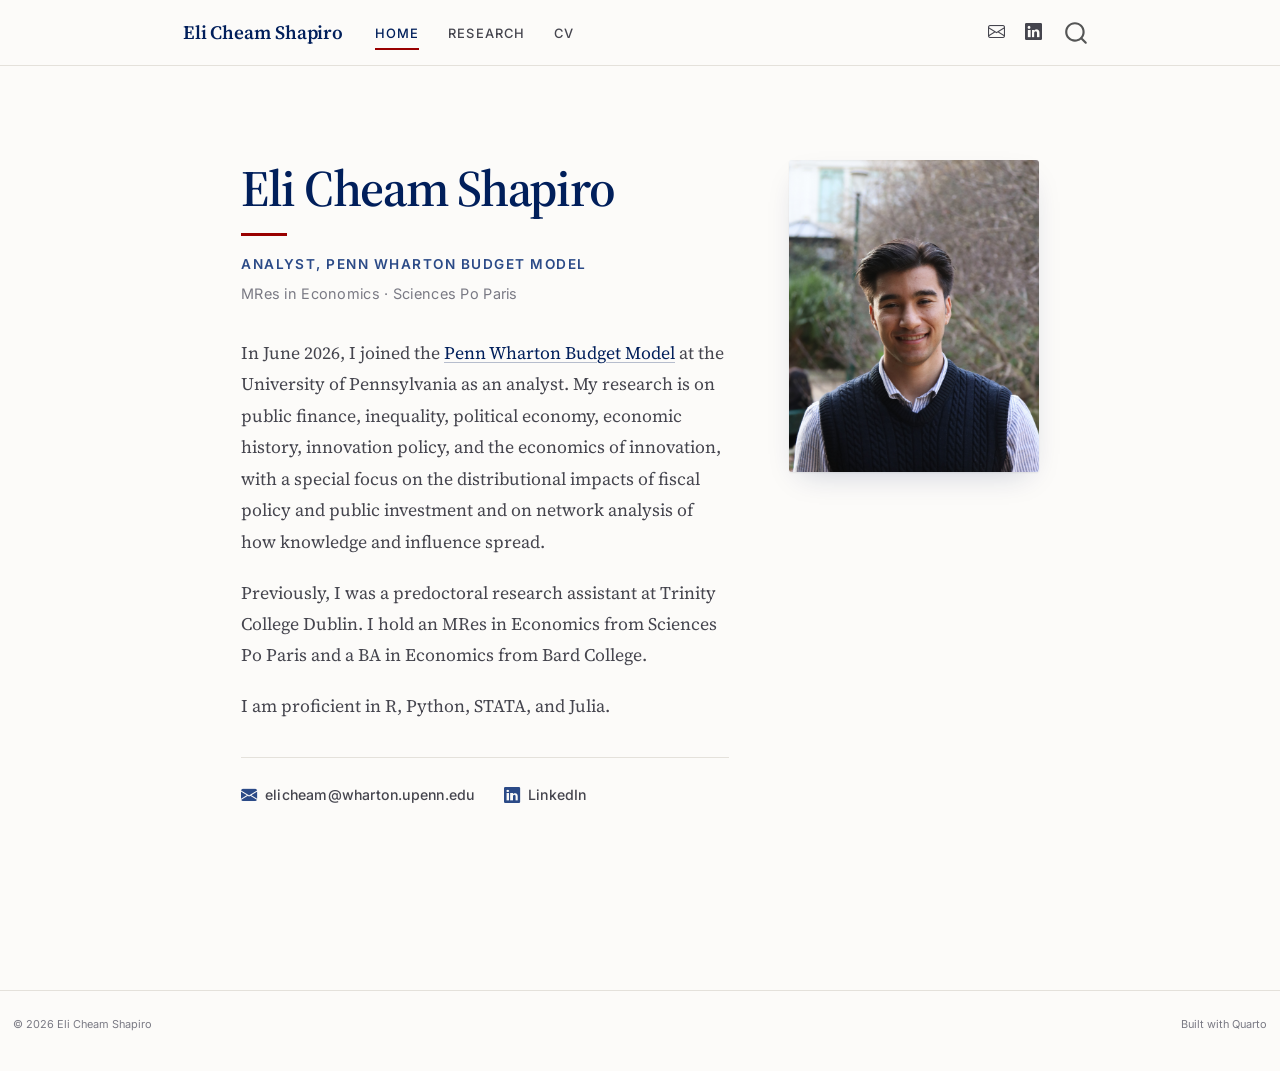
<file: docs/index.html>
<!DOCTYPE html>
<html xmlns="http://www.w3.org/1999/xhtml" lang="en" xml:lang="en"><head>

<meta charset="utf-8">
<meta name="generator" content="quarto-1.5.57">

<meta name="viewport" content="width=device-width, initial-scale=1.0, user-scalable=yes">


<title>Eli Cheam Shapiro</title>
<style>
code{white-space: pre-wrap;}
span.smallcaps{font-variant: small-caps;}
div.columns{display: flex; gap: min(4vw, 1.5em);}
div.column{flex: auto; overflow-x: auto;}
div.hanging-indent{margin-left: 1.5em; text-indent: -1.5em;}
ul.task-list{list-style: none;}
ul.task-list li input[type="checkbox"] {
  width: 0.8em;
  margin: 0 0.8em 0.2em -1em; /* quarto-specific, see https://github.com/quarto-dev/quarto-cli/issues/4556 */ 
  vertical-align: middle;
}
</style>


<script src="site_libs/quarto-nav/quarto-nav.js"></script>
<script src="site_libs/clipboard/clipboard.min.js"></script>
<script src="site_libs/quarto-search/autocomplete.umd.js"></script>
<script src="site_libs/quarto-search/fuse.min.js"></script>
<script src="site_libs/quarto-search/quarto-search.js"></script>
<meta name="quarto:offset" content="./">
<script src="site_libs/quarto-html/quarto.js"></script>
<script src="site_libs/quarto-html/popper.min.js"></script>
<script src="site_libs/quarto-html/tippy.umd.min.js"></script>
<link href="site_libs/quarto-html/tippy.css" rel="stylesheet">
<link href="site_libs/quarto-html/quarto-syntax-highlighting.css" rel="stylesheet" id="quarto-text-highlighting-styles">
<script src="site_libs/bootstrap/bootstrap.min.js"></script>
<link href="site_libs/bootstrap/bootstrap-icons.css" rel="stylesheet">
<link href="site_libs/bootstrap/bootstrap.min.css" rel="stylesheet" id="quarto-bootstrap" data-mode="light">
<script id="quarto-search-options" type="application/json">{
  "location": "navbar",
  "copy-button": false,
  "collapse-after": 3,
  "panel-placement": "end",
  "type": "overlay",
  "limit": 50,
  "keyboard-shortcut": [
    "f",
    "/",
    "s"
  ],
  "show-item-context": false,
  "language": {
    "search-no-results-text": "No results",
    "search-matching-documents-text": "matching documents",
    "search-copy-link-title": "Copy link to search",
    "search-hide-matches-text": "Hide additional matches",
    "search-more-match-text": "more match in this document",
    "search-more-matches-text": "more matches in this document",
    "search-clear-button-title": "Clear",
    "search-text-placeholder": "",
    "search-detached-cancel-button-title": "Cancel",
    "search-submit-button-title": "Submit",
    "search-label": "Search"
  }
}</script>
<link rel="preconnect" href="https://fonts.googleapis.com">
<link rel="preconnect" href="https://fonts.gstatic.com" crossorigin="">
<link href="https://fonts.googleapis.com/css2?family=Source+Serif+4:ital,opsz,wght@0,8..60,400;0,8..60,600;1,8..60,400&amp;family=Inter:wght@400;500;600&amp;display=swap" rel="stylesheet">


<link rel="stylesheet" href="styles.css">
</head>

<body class="nav-fixed fullcontent">

<div id="quarto-search-results"></div>
  <header id="quarto-header" class="headroom fixed-top">
    <nav class="navbar navbar-expand-lg " data-bs-theme="dark">
      <div class="navbar-container container-fluid">
      <div class="navbar-brand-container mx-auto">
    <a class="navbar-brand" href="./index.html">
    <span class="navbar-title">Eli Cheam Shapiro</span>
    </a>
  </div>
            <div id="quarto-search" class="" title="Search"></div>
          <button class="navbar-toggler" type="button" data-bs-toggle="collapse" data-bs-target="#navbarCollapse" aria-controls="navbarCollapse" role="menu" aria-expanded="false" aria-label="Toggle navigation" onclick="if (window.quartoToggleHeadroom) { window.quartoToggleHeadroom(); }">
  <span class="navbar-toggler-icon"></span>
</button>
          <div class="collapse navbar-collapse" id="navbarCollapse">
            <ul class="navbar-nav navbar-nav-scroll me-auto">
  <li class="nav-item">
    <a class="nav-link active" href="./index.html" aria-current="page"> 
<span class="menu-text">Home</span></a>
  </li>  
  <li class="nav-item">
    <a class="nav-link" href="./research.html"> 
<span class="menu-text">Research</span></a>
  </li>  
  <li class="nav-item">
    <a class="nav-link" href="./cv.html"> 
<span class="menu-text">CV</span></a>
  </li>  
</ul>
            <ul class="navbar-nav navbar-nav-scroll ms-auto">
  <li class="nav-item compact">
    <a class="nav-link" href="mailto:elicheam@wharton.upenn.edu"> <i class="bi bi-envelope" role="img" aria-label="Email">
</i> 
<span class="menu-text"></span></a>
  </li>  
  <li class="nav-item compact">
    <a class="nav-link" href="https://www.linkedin.com/in/eli-cheam-shapiro" target="_blank"> <i class="bi bi-linkedin" role="img" aria-label="LinkedIn">
</i> 
<span class="menu-text"></span></a>
  </li>  
</ul>
          </div> <!-- /navcollapse -->
            <div class="quarto-navbar-tools">
</div>
      </div> <!-- /container-fluid -->
    </nav>
</header>
<!-- content -->
<div id="quarto-content" class="quarto-container page-columns page-rows-contents page-layout-article page-navbar">
<!-- sidebar -->
<!-- margin-sidebar -->
    
<!-- main -->
<main class="content" id="quarto-document-content">




<div class="about-section">
  <div class="about-text">
    <h1 class="about-name">Eli Cheam Shapiro</h1>
    <p class="about-title">Analyst, Penn Wharton Budget Model</p>
    <p class="about-subtitle">MRes in Economics · Sciences Po Paris</p>

    <p class="about-bio">
      In June 2026, I joined the
      <a href="https://budgetmodel.wharton.upenn.edu/" target="_blank">Penn Wharton Budget Model</a>
      at the University of Pennsylvania as an analyst. My research is on public finance, inequality, political economy, economic history, innovation policy, and the economics of innovation, with a special focus on the distributional impacts of fiscal policy and public investment and on network analysis of how knowledge and influence spread.
    </p>

    <p class="about-bio">
      Previously, I was a predoctoral research assistant at Trinity College Dublin.
      I hold an MRes in Economics from Sciences Po Paris
      and a BA in Economics from Bard College.
    </p>

    <p class="about-bio">
      I am proficient in R, Python, STATA, and Julia.
    </p>

    <div class="about-links">
      <a href="mailto:elicheam@wharton.upenn.edu" class="about-link">
        <i class="bi bi-envelope-fill"></i> elicheam@wharton.upenn.edu
      </a>
      <a href="https://www.linkedin.com/in/eli-cheam-shapiro" target="_blank" class="about-link">
        <i class="bi bi-linkedin"></i> LinkedIn
      </a>
    </div>
  </div>

  <div class="about-photo">
    <img src="assets/photo.jpg" alt="Eli Cheam Shapiro" class="profile-photo">
  </div>
</div>



</main> <!-- /main -->
<script id="quarto-html-after-body" type="application/javascript">
window.document.addEventListener("DOMContentLoaded", function (event) {
  const toggleBodyColorMode = (bsSheetEl) => {
    const mode = bsSheetEl.getAttribute("data-mode");
    const bodyEl = window.document.querySelector("body");
    if (mode === "dark") {
      bodyEl.classList.add("quarto-dark");
      bodyEl.classList.remove("quarto-light");
    } else {
      bodyEl.classList.add("quarto-light");
      bodyEl.classList.remove("quarto-dark");
    }
  }
  const toggleBodyColorPrimary = () => {
    const bsSheetEl = window.document.querySelector("link#quarto-bootstrap");
    if (bsSheetEl) {
      toggleBodyColorMode(bsSheetEl);
    }
  }
  toggleBodyColorPrimary();  
  const isCodeAnnotation = (el) => {
    for (const clz of el.classList) {
      if (clz.startsWith('code-annotation-')) {                     
        return true;
      }
    }
    return false;
  }
  const onCopySuccess = function(e) {
    // button target
    const button = e.trigger;
    // don't keep focus
    button.blur();
    // flash "checked"
    button.classList.add('code-copy-button-checked');
    var currentTitle = button.getAttribute("title");
    button.setAttribute("title", "Copied!");
    let tooltip;
    if (window.bootstrap) {
      button.setAttribute("data-bs-toggle", "tooltip");
      button.setAttribute("data-bs-placement", "left");
      button.setAttribute("data-bs-title", "Copied!");
      tooltip = new bootstrap.Tooltip(button, 
        { trigger: "manual", 
          customClass: "code-copy-button-tooltip",
          offset: [0, -8]});
      tooltip.show();    
    }
    setTimeout(function() {
      if (tooltip) {
        tooltip.hide();
        button.removeAttribute("data-bs-title");
        button.removeAttribute("data-bs-toggle");
        button.removeAttribute("data-bs-placement");
      }
      button.setAttribute("title", currentTitle);
      button.classList.remove('code-copy-button-checked');
    }, 1000);
    // clear code selection
    e.clearSelection();
  }
  const getTextToCopy = function(trigger) {
      const codeEl = trigger.previousElementSibling.cloneNode(true);
      for (const childEl of codeEl.children) {
        if (isCodeAnnotation(childEl)) {
          childEl.remove();
        }
      }
      return codeEl.innerText;
  }
  const clipboard = new window.ClipboardJS('.code-copy-button:not([data-in-quarto-modal])', {
    text: getTextToCopy
  });
  clipboard.on('success', onCopySuccess);
  if (window.document.getElementById('quarto-embedded-source-code-modal')) {
    // For code content inside modals, clipBoardJS needs to be initialized with a container option
    // TODO: Check when it could be a function (https://github.com/zenorocha/clipboard.js/issues/860)
    const clipboardModal = new window.ClipboardJS('.code-copy-button[data-in-quarto-modal]', {
      text: getTextToCopy,
      container: window.document.getElementById('quarto-embedded-source-code-modal')
    });
    clipboardModal.on('success', onCopySuccess);
  }
    var localhostRegex = new RegExp(/^(?:http|https):\/\/localhost\:?[0-9]*\//);
    var mailtoRegex = new RegExp(/^mailto:/);
      var filterRegex = new RegExp('/' + window.location.host + '/');
    var isInternal = (href) => {
        return filterRegex.test(href) || localhostRegex.test(href) || mailtoRegex.test(href);
    }
    // Inspect non-navigation links and adorn them if external
 	var links = window.document.querySelectorAll('a[href]:not(.nav-link):not(.navbar-brand):not(.toc-action):not(.sidebar-link):not(.sidebar-item-toggle):not(.pagination-link):not(.no-external):not([aria-hidden]):not(.dropdown-item):not(.quarto-navigation-tool):not(.about-link)');
    for (var i=0; i<links.length; i++) {
      const link = links[i];
      if (!isInternal(link.href)) {
        // undo the damage that might have been done by quarto-nav.js in the case of
        // links that we want to consider external
        if (link.dataset.originalHref !== undefined) {
          link.href = link.dataset.originalHref;
        }
      }
    }
  function tippyHover(el, contentFn, onTriggerFn, onUntriggerFn) {
    const config = {
      allowHTML: true,
      maxWidth: 500,
      delay: 100,
      arrow: false,
      appendTo: function(el) {
          return el.parentElement;
      },
      interactive: true,
      interactiveBorder: 10,
      theme: 'quarto',
      placement: 'bottom-start',
    };
    if (contentFn) {
      config.content = contentFn;
    }
    if (onTriggerFn) {
      config.onTrigger = onTriggerFn;
    }
    if (onUntriggerFn) {
      config.onUntrigger = onUntriggerFn;
    }
    window.tippy(el, config); 
  }
  const noterefs = window.document.querySelectorAll('a[role="doc-noteref"]');
  for (var i=0; i<noterefs.length; i++) {
    const ref = noterefs[i];
    tippyHover(ref, function() {
      // use id or data attribute instead here
      let href = ref.getAttribute('data-footnote-href') || ref.getAttribute('href');
      try { href = new URL(href).hash; } catch {}
      const id = href.replace(/^#\/?/, "");
      const note = window.document.getElementById(id);
      if (note) {
        return note.innerHTML;
      } else {
        return "";
      }
    });
  }
  const xrefs = window.document.querySelectorAll('a.quarto-xref');
  const processXRef = (id, note) => {
    // Strip column container classes
    const stripColumnClz = (el) => {
      el.classList.remove("page-full", "page-columns");
      if (el.children) {
        for (const child of el.children) {
          stripColumnClz(child);
        }
      }
    }
    stripColumnClz(note)
    if (id === null || id.startsWith('sec-')) {
      // Special case sections, only their first couple elements
      const container = document.createElement("div");
      if (note.children && note.children.length > 2) {
        container.appendChild(note.children[0].cloneNode(true));
        for (let i = 1; i < note.children.length; i++) {
          const child = note.children[i];
          if (child.tagName === "P" && child.innerText === "") {
            continue;
          } else {
            container.appendChild(child.cloneNode(true));
            break;
          }
        }
        if (window.Quarto?.typesetMath) {
          window.Quarto.typesetMath(container);
        }
        return container.innerHTML
      } else {
        if (window.Quarto?.typesetMath) {
          window.Quarto.typesetMath(note);
        }
        return note.innerHTML;
      }
    } else {
      // Remove any anchor links if they are present
      const anchorLink = note.querySelector('a.anchorjs-link');
      if (anchorLink) {
        anchorLink.remove();
      }
      if (window.Quarto?.typesetMath) {
        window.Quarto.typesetMath(note);
      }
      // TODO in 1.5, we should make sure this works without a callout special case
      if (note.classList.contains("callout")) {
        return note.outerHTML;
      } else {
        return note.innerHTML;
      }
    }
  }
  for (var i=0; i<xrefs.length; i++) {
    const xref = xrefs[i];
    tippyHover(xref, undefined, function(instance) {
      instance.disable();
      let url = xref.getAttribute('href');
      let hash = undefined; 
      if (url.startsWith('#')) {
        hash = url;
      } else {
        try { hash = new URL(url).hash; } catch {}
      }
      if (hash) {
        const id = hash.replace(/^#\/?/, "");
        const note = window.document.getElementById(id);
        if (note !== null) {
          try {
            const html = processXRef(id, note.cloneNode(true));
            instance.setContent(html);
          } finally {
            instance.enable();
            instance.show();
          }
        } else {
          // See if we can fetch this
          fetch(url.split('#')[0])
          .then(res => res.text())
          .then(html => {
            const parser = new DOMParser();
            const htmlDoc = parser.parseFromString(html, "text/html");
            const note = htmlDoc.getElementById(id);
            if (note !== null) {
              const html = processXRef(id, note);
              instance.setContent(html);
            } 
          }).finally(() => {
            instance.enable();
            instance.show();
          });
        }
      } else {
        // See if we can fetch a full url (with no hash to target)
        // This is a special case and we should probably do some content thinning / targeting
        fetch(url)
        .then(res => res.text())
        .then(html => {
          const parser = new DOMParser();
          const htmlDoc = parser.parseFromString(html, "text/html");
          const note = htmlDoc.querySelector('main.content');
          if (note !== null) {
            // This should only happen for chapter cross references
            // (since there is no id in the URL)
            // remove the first header
            if (note.children.length > 0 && note.children[0].tagName === "HEADER") {
              note.children[0].remove();
            }
            const html = processXRef(null, note);
            instance.setContent(html);
          } 
        }).finally(() => {
          instance.enable();
          instance.show();
        });
      }
    }, function(instance) {
    });
  }
      let selectedAnnoteEl;
      const selectorForAnnotation = ( cell, annotation) => {
        let cellAttr = 'data-code-cell="' + cell + '"';
        let lineAttr = 'data-code-annotation="' +  annotation + '"';
        const selector = 'span[' + cellAttr + '][' + lineAttr + ']';
        return selector;
      }
      const selectCodeLines = (annoteEl) => {
        const doc = window.document;
        const targetCell = annoteEl.getAttribute("data-target-cell");
        const targetAnnotation = annoteEl.getAttribute("data-target-annotation");
        const annoteSpan = window.document.querySelector(selectorForAnnotation(targetCell, targetAnnotation));
        const lines = annoteSpan.getAttribute("data-code-lines").split(",");
        const lineIds = lines.map((line) => {
          return targetCell + "-" + line;
        })
        let top = null;
        let height = null;
        let parent = null;
        if (lineIds.length > 0) {
            //compute the position of the single el (top and bottom and make a div)
            const el = window.document.getElementById(lineIds[0]);
            top = el.offsetTop;
            height = el.offsetHeight;
            parent = el.parentElement.parentElement;
          if (lineIds.length > 1) {
            const lastEl = window.document.getElementById(lineIds[lineIds.length - 1]);
            const bottom = lastEl.offsetTop + lastEl.offsetHeight;
            height = bottom - top;
          }
          if (top !== null && height !== null && parent !== null) {
            // cook up a div (if necessary) and position it 
            let div = window.document.getElementById("code-annotation-line-highlight");
            if (div === null) {
              div = window.document.createElement("div");
              div.setAttribute("id", "code-annotation-line-highlight");
              div.style.position = 'absolute';
              parent.appendChild(div);
            }
            div.style.top = top - 2 + "px";
            div.style.height = height + 4 + "px";
            div.style.left = 0;
            let gutterDiv = window.document.getElementById("code-annotation-line-highlight-gutter");
            if (gutterDiv === null) {
              gutterDiv = window.document.createElement("div");
              gutterDiv.setAttribute("id", "code-annotation-line-highlight-gutter");
              gutterDiv.style.position = 'absolute';
              const codeCell = window.document.getElementById(targetCell);
              const gutter = codeCell.querySelector('.code-annotation-gutter');
              gutter.appendChild(gutterDiv);
            }
            gutterDiv.style.top = top - 2 + "px";
            gutterDiv.style.height = height + 4 + "px";
          }
          selectedAnnoteEl = annoteEl;
        }
      };
      const unselectCodeLines = () => {
        const elementsIds = ["code-annotation-line-highlight", "code-annotation-line-highlight-gutter"];
        elementsIds.forEach((elId) => {
          const div = window.document.getElementById(elId);
          if (div) {
            div.remove();
          }
        });
        selectedAnnoteEl = undefined;
      };
        // Handle positioning of the toggle
    window.addEventListener(
      "resize",
      throttle(() => {
        elRect = undefined;
        if (selectedAnnoteEl) {
          selectCodeLines(selectedAnnoteEl);
        }
      }, 10)
    );
    function throttle(fn, ms) {
    let throttle = false;
    let timer;
      return (...args) => {
        if(!throttle) { // first call gets through
            fn.apply(this, args);
            throttle = true;
        } else { // all the others get throttled
            if(timer) clearTimeout(timer); // cancel #2
            timer = setTimeout(() => {
              fn.apply(this, args);
              timer = throttle = false;
            }, ms);
        }
      };
    }
      // Attach click handler to the DT
      const annoteDls = window.document.querySelectorAll('dt[data-target-cell]');
      for (const annoteDlNode of annoteDls) {
        annoteDlNode.addEventListener('click', (event) => {
          const clickedEl = event.target;
          if (clickedEl !== selectedAnnoteEl) {
            unselectCodeLines();
            const activeEl = window.document.querySelector('dt[data-target-cell].code-annotation-active');
            if (activeEl) {
              activeEl.classList.remove('code-annotation-active');
            }
            selectCodeLines(clickedEl);
            clickedEl.classList.add('code-annotation-active');
          } else {
            // Unselect the line
            unselectCodeLines();
            clickedEl.classList.remove('code-annotation-active');
          }
        });
      }
  const findCites = (el) => {
    const parentEl = el.parentElement;
    if (parentEl) {
      const cites = parentEl.dataset.cites;
      if (cites) {
        return {
          el,
          cites: cites.split(' ')
        };
      } else {
        return findCites(el.parentElement)
      }
    } else {
      return undefined;
    }
  };
  var bibliorefs = window.document.querySelectorAll('a[role="doc-biblioref"]');
  for (var i=0; i<bibliorefs.length; i++) {
    const ref = bibliorefs[i];
    const citeInfo = findCites(ref);
    if (citeInfo) {
      tippyHover(citeInfo.el, function() {
        var popup = window.document.createElement('div');
        citeInfo.cites.forEach(function(cite) {
          var citeDiv = window.document.createElement('div');
          citeDiv.classList.add('hanging-indent');
          citeDiv.classList.add('csl-entry');
          var biblioDiv = window.document.getElementById('ref-' + cite);
          if (biblioDiv) {
            citeDiv.innerHTML = biblioDiv.innerHTML;
          }
          popup.appendChild(citeDiv);
        });
        return popup.innerHTML;
      });
    }
  }
});
</script>
</div> <!-- /content -->
<footer class="footer">
  <div class="nav-footer">
    <div class="nav-footer-left">
<p>© 2026 Eli Cheam Shapiro</p>
</div>   
    <div class="nav-footer-center">
      &nbsp;
    </div>
    <div class="nav-footer-right">
<p>Built with <a href="https://quarto.org">Quarto</a></p>
</div>
  </div>
</footer>




</body></html>
</file>
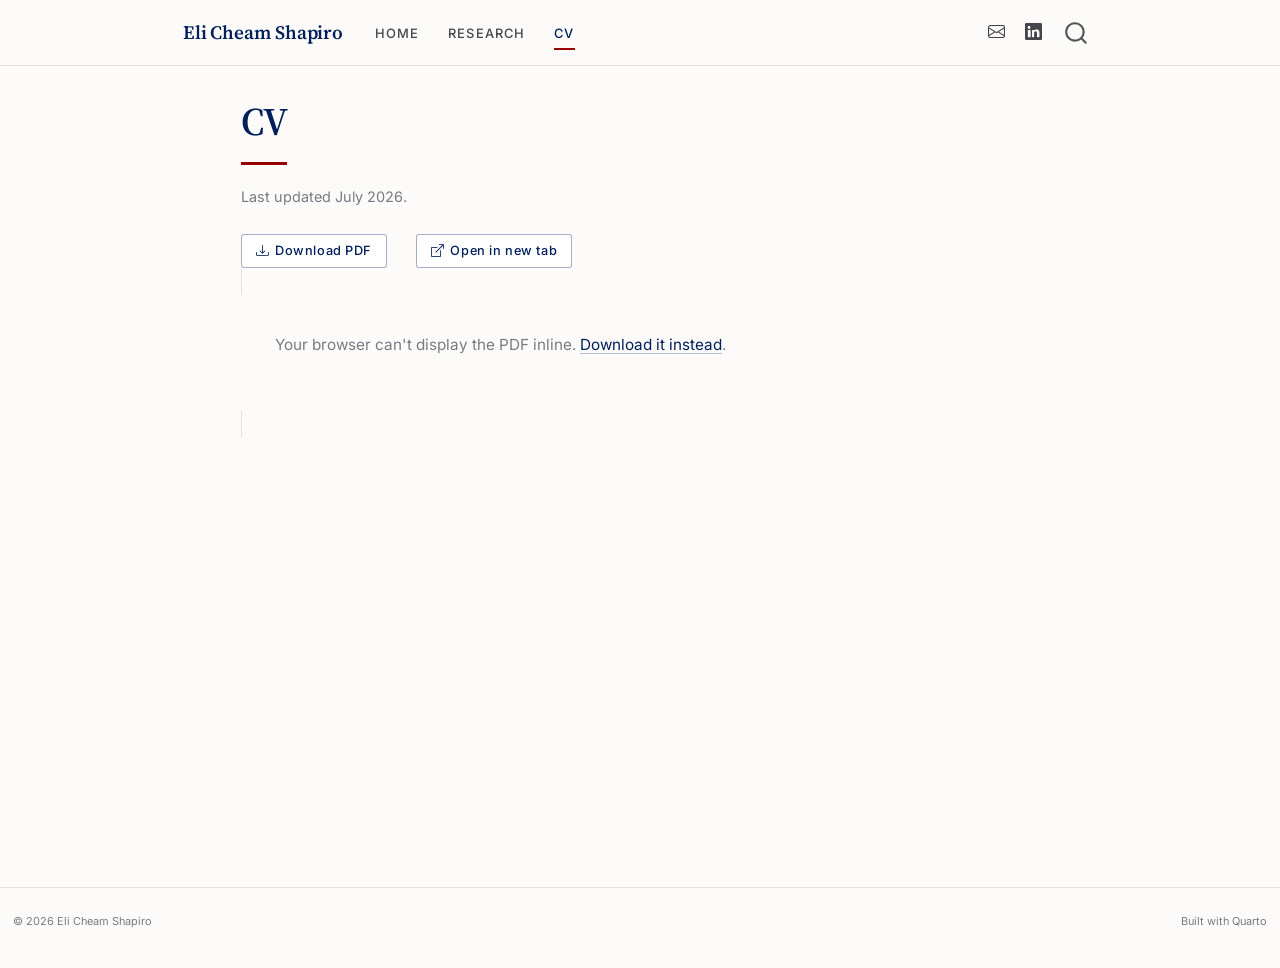
<file: docs/cv.html>
<!DOCTYPE html>
<html xmlns="http://www.w3.org/1999/xhtml" lang="en" xml:lang="en"><head>

<meta charset="utf-8">
<meta name="generator" content="quarto-1.5.57">

<meta name="viewport" content="width=device-width, initial-scale=1.0, user-scalable=yes">


<title>CV – Eli Cheam Shapiro</title>
<style>
code{white-space: pre-wrap;}
span.smallcaps{font-variant: small-caps;}
div.columns{display: flex; gap: min(4vw, 1.5em);}
div.column{flex: auto; overflow-x: auto;}
div.hanging-indent{margin-left: 1.5em; text-indent: -1.5em;}
ul.task-list{list-style: none;}
ul.task-list li input[type="checkbox"] {
  width: 0.8em;
  margin: 0 0.8em 0.2em -1em; /* quarto-specific, see https://github.com/quarto-dev/quarto-cli/issues/4556 */ 
  vertical-align: middle;
}
</style>


<script src="site_libs/quarto-nav/quarto-nav.js"></script>
<script src="site_libs/clipboard/clipboard.min.js"></script>
<script src="site_libs/quarto-search/autocomplete.umd.js"></script>
<script src="site_libs/quarto-search/fuse.min.js"></script>
<script src="site_libs/quarto-search/quarto-search.js"></script>
<meta name="quarto:offset" content="./">
<script src="site_libs/quarto-html/quarto.js"></script>
<script src="site_libs/quarto-html/popper.min.js"></script>
<script src="site_libs/quarto-html/tippy.umd.min.js"></script>
<link href="site_libs/quarto-html/tippy.css" rel="stylesheet">
<link href="site_libs/quarto-html/quarto-syntax-highlighting.css" rel="stylesheet" id="quarto-text-highlighting-styles">
<script src="site_libs/bootstrap/bootstrap.min.js"></script>
<link href="site_libs/bootstrap/bootstrap-icons.css" rel="stylesheet">
<link href="site_libs/bootstrap/bootstrap.min.css" rel="stylesheet" id="quarto-bootstrap" data-mode="light">
<script id="quarto-search-options" type="application/json">{
  "location": "navbar",
  "copy-button": false,
  "collapse-after": 3,
  "panel-placement": "end",
  "type": "overlay",
  "limit": 50,
  "keyboard-shortcut": [
    "f",
    "/",
    "s"
  ],
  "show-item-context": false,
  "language": {
    "search-no-results-text": "No results",
    "search-matching-documents-text": "matching documents",
    "search-copy-link-title": "Copy link to search",
    "search-hide-matches-text": "Hide additional matches",
    "search-more-match-text": "more match in this document",
    "search-more-matches-text": "more matches in this document",
    "search-clear-button-title": "Clear",
    "search-text-placeholder": "",
    "search-detached-cancel-button-title": "Cancel",
    "search-submit-button-title": "Submit",
    "search-label": "Search"
  }
}</script>
<link rel="preconnect" href="https://fonts.googleapis.com">
<link rel="preconnect" href="https://fonts.gstatic.com" crossorigin="">
<link href="https://fonts.googleapis.com/css2?family=Source+Serif+4:ital,opsz,wght@0,8..60,400;0,8..60,600;1,8..60,400&amp;family=Inter:wght@400;500;600&amp;display=swap" rel="stylesheet">


<link rel="stylesheet" href="styles.css">
</head>

<body class="nav-fixed fullcontent">

<div id="quarto-search-results"></div>
  <header id="quarto-header" class="headroom fixed-top">
    <nav class="navbar navbar-expand-lg " data-bs-theme="dark">
      <div class="navbar-container container-fluid">
      <div class="navbar-brand-container mx-auto">
    <a class="navbar-brand" href="./index.html">
    <span class="navbar-title">Eli Cheam Shapiro</span>
    </a>
  </div>
            <div id="quarto-search" class="" title="Search"></div>
          <button class="navbar-toggler" type="button" data-bs-toggle="collapse" data-bs-target="#navbarCollapse" aria-controls="navbarCollapse" role="menu" aria-expanded="false" aria-label="Toggle navigation" onclick="if (window.quartoToggleHeadroom) { window.quartoToggleHeadroom(); }">
  <span class="navbar-toggler-icon"></span>
</button>
          <div class="collapse navbar-collapse" id="navbarCollapse">
            <ul class="navbar-nav navbar-nav-scroll me-auto">
  <li class="nav-item">
    <a class="nav-link" href="./index.html"> 
<span class="menu-text">Home</span></a>
  </li>  
  <li class="nav-item">
    <a class="nav-link" href="./research.html"> 
<span class="menu-text">Research</span></a>
  </li>  
  <li class="nav-item">
    <a class="nav-link active" href="./cv.html" aria-current="page"> 
<span class="menu-text">CV</span></a>
  </li>  
</ul>
            <ul class="navbar-nav navbar-nav-scroll ms-auto">
  <li class="nav-item compact">
    <a class="nav-link" href="mailto:elicheam@wharton.upenn.edu"> <i class="bi bi-envelope" role="img" aria-label="Email">
</i> 
<span class="menu-text"></span></a>
  </li>  
  <li class="nav-item compact">
    <a class="nav-link" href="https://www.linkedin.com/in/eli-cheam-shapiro" target="_blank"> <i class="bi bi-linkedin" role="img" aria-label="LinkedIn">
</i> 
<span class="menu-text"></span></a>
  </li>  
</ul>
          </div> <!-- /navcollapse -->
            <div class="quarto-navbar-tools">
</div>
      </div> <!-- /container-fluid -->
    </nav>
</header>
<!-- content -->
<div id="quarto-content" class="quarto-container page-columns page-rows-contents page-layout-article page-navbar">
<!-- sidebar -->
<!-- margin-sidebar -->
    
<!-- main -->
<main class="content" id="quarto-document-content">

<header id="title-block-header" class="quarto-title-block default">
<div class="quarto-title">
<h1 class="title">CV</h1>
</div>



<div class="quarto-title-meta">

    
  
    
  </div>
  


</header>


<p class="section-note" style="margin-top:-1rem;">
  Last updated July 2026.
</p>

<div class="about-links" style="margin-top:1.4rem; padding-top:0; border-top:none;">
  <a href="assets/cv.pdf" class="paper-btn" download="">
    <i class="bi bi-download"></i> Download PDF
  </a>
  <a href="assets/cv.pdf" class="paper-btn" target="_blank" rel="noopener">
    <i class="bi bi-box-arrow-up-right"></i> Open in new tab
  </a>
</div>

<object class="cv-embed" data="assets/cv.pdf" type="application/pdf">
  <p style="padding:2rem; color:var(--ink-faint); font-family:var(--sans); font-size:0.9rem;">
    Your browser can't display the PDF inline.
    <a href="assets/cv.pdf" download="">Download it instead</a>.
  </p>
</object>



</main> <!-- /main -->
<script id="quarto-html-after-body" type="application/javascript">
window.document.addEventListener("DOMContentLoaded", function (event) {
  const toggleBodyColorMode = (bsSheetEl) => {
    const mode = bsSheetEl.getAttribute("data-mode");
    const bodyEl = window.document.querySelector("body");
    if (mode === "dark") {
      bodyEl.classList.add("quarto-dark");
      bodyEl.classList.remove("quarto-light");
    } else {
      bodyEl.classList.add("quarto-light");
      bodyEl.classList.remove("quarto-dark");
    }
  }
  const toggleBodyColorPrimary = () => {
    const bsSheetEl = window.document.querySelector("link#quarto-bootstrap");
    if (bsSheetEl) {
      toggleBodyColorMode(bsSheetEl);
    }
  }
  toggleBodyColorPrimary();  
  const isCodeAnnotation = (el) => {
    for (const clz of el.classList) {
      if (clz.startsWith('code-annotation-')) {                     
        return true;
      }
    }
    return false;
  }
  const onCopySuccess = function(e) {
    // button target
    const button = e.trigger;
    // don't keep focus
    button.blur();
    // flash "checked"
    button.classList.add('code-copy-button-checked');
    var currentTitle = button.getAttribute("title");
    button.setAttribute("title", "Copied!");
    let tooltip;
    if (window.bootstrap) {
      button.setAttribute("data-bs-toggle", "tooltip");
      button.setAttribute("data-bs-placement", "left");
      button.setAttribute("data-bs-title", "Copied!");
      tooltip = new bootstrap.Tooltip(button, 
        { trigger: "manual", 
          customClass: "code-copy-button-tooltip",
          offset: [0, -8]});
      tooltip.show();    
    }
    setTimeout(function() {
      if (tooltip) {
        tooltip.hide();
        button.removeAttribute("data-bs-title");
        button.removeAttribute("data-bs-toggle");
        button.removeAttribute("data-bs-placement");
      }
      button.setAttribute("title", currentTitle);
      button.classList.remove('code-copy-button-checked');
    }, 1000);
    // clear code selection
    e.clearSelection();
  }
  const getTextToCopy = function(trigger) {
      const codeEl = trigger.previousElementSibling.cloneNode(true);
      for (const childEl of codeEl.children) {
        if (isCodeAnnotation(childEl)) {
          childEl.remove();
        }
      }
      return codeEl.innerText;
  }
  const clipboard = new window.ClipboardJS('.code-copy-button:not([data-in-quarto-modal])', {
    text: getTextToCopy
  });
  clipboard.on('success', onCopySuccess);
  if (window.document.getElementById('quarto-embedded-source-code-modal')) {
    // For code content inside modals, clipBoardJS needs to be initialized with a container option
    // TODO: Check when it could be a function (https://github.com/zenorocha/clipboard.js/issues/860)
    const clipboardModal = new window.ClipboardJS('.code-copy-button[data-in-quarto-modal]', {
      text: getTextToCopy,
      container: window.document.getElementById('quarto-embedded-source-code-modal')
    });
    clipboardModal.on('success', onCopySuccess);
  }
    var localhostRegex = new RegExp(/^(?:http|https):\/\/localhost\:?[0-9]*\//);
    var mailtoRegex = new RegExp(/^mailto:/);
      var filterRegex = new RegExp('/' + window.location.host + '/');
    var isInternal = (href) => {
        return filterRegex.test(href) || localhostRegex.test(href) || mailtoRegex.test(href);
    }
    // Inspect non-navigation links and adorn them if external
 	var links = window.document.querySelectorAll('a[href]:not(.nav-link):not(.navbar-brand):not(.toc-action):not(.sidebar-link):not(.sidebar-item-toggle):not(.pagination-link):not(.no-external):not([aria-hidden]):not(.dropdown-item):not(.quarto-navigation-tool):not(.about-link)');
    for (var i=0; i<links.length; i++) {
      const link = links[i];
      if (!isInternal(link.href)) {
        // undo the damage that might have been done by quarto-nav.js in the case of
        // links that we want to consider external
        if (link.dataset.originalHref !== undefined) {
          link.href = link.dataset.originalHref;
        }
      }
    }
  function tippyHover(el, contentFn, onTriggerFn, onUntriggerFn) {
    const config = {
      allowHTML: true,
      maxWidth: 500,
      delay: 100,
      arrow: false,
      appendTo: function(el) {
          return el.parentElement;
      },
      interactive: true,
      interactiveBorder: 10,
      theme: 'quarto',
      placement: 'bottom-start',
    };
    if (contentFn) {
      config.content = contentFn;
    }
    if (onTriggerFn) {
      config.onTrigger = onTriggerFn;
    }
    if (onUntriggerFn) {
      config.onUntrigger = onUntriggerFn;
    }
    window.tippy(el, config); 
  }
  const noterefs = window.document.querySelectorAll('a[role="doc-noteref"]');
  for (var i=0; i<noterefs.length; i++) {
    const ref = noterefs[i];
    tippyHover(ref, function() {
      // use id or data attribute instead here
      let href = ref.getAttribute('data-footnote-href') || ref.getAttribute('href');
      try { href = new URL(href).hash; } catch {}
      const id = href.replace(/^#\/?/, "");
      const note = window.document.getElementById(id);
      if (note) {
        return note.innerHTML;
      } else {
        return "";
      }
    });
  }
  const xrefs = window.document.querySelectorAll('a.quarto-xref');
  const processXRef = (id, note) => {
    // Strip column container classes
    const stripColumnClz = (el) => {
      el.classList.remove("page-full", "page-columns");
      if (el.children) {
        for (const child of el.children) {
          stripColumnClz(child);
        }
      }
    }
    stripColumnClz(note)
    if (id === null || id.startsWith('sec-')) {
      // Special case sections, only their first couple elements
      const container = document.createElement("div");
      if (note.children && note.children.length > 2) {
        container.appendChild(note.children[0].cloneNode(true));
        for (let i = 1; i < note.children.length; i++) {
          const child = note.children[i];
          if (child.tagName === "P" && child.innerText === "") {
            continue;
          } else {
            container.appendChild(child.cloneNode(true));
            break;
          }
        }
        if (window.Quarto?.typesetMath) {
          window.Quarto.typesetMath(container);
        }
        return container.innerHTML
      } else {
        if (window.Quarto?.typesetMath) {
          window.Quarto.typesetMath(note);
        }
        return note.innerHTML;
      }
    } else {
      // Remove any anchor links if they are present
      const anchorLink = note.querySelector('a.anchorjs-link');
      if (anchorLink) {
        anchorLink.remove();
      }
      if (window.Quarto?.typesetMath) {
        window.Quarto.typesetMath(note);
      }
      // TODO in 1.5, we should make sure this works without a callout special case
      if (note.classList.contains("callout")) {
        return note.outerHTML;
      } else {
        return note.innerHTML;
      }
    }
  }
  for (var i=0; i<xrefs.length; i++) {
    const xref = xrefs[i];
    tippyHover(xref, undefined, function(instance) {
      instance.disable();
      let url = xref.getAttribute('href');
      let hash = undefined; 
      if (url.startsWith('#')) {
        hash = url;
      } else {
        try { hash = new URL(url).hash; } catch {}
      }
      if (hash) {
        const id = hash.replace(/^#\/?/, "");
        const note = window.document.getElementById(id);
        if (note !== null) {
          try {
            const html = processXRef(id, note.cloneNode(true));
            instance.setContent(html);
          } finally {
            instance.enable();
            instance.show();
          }
        } else {
          // See if we can fetch this
          fetch(url.split('#')[0])
          .then(res => res.text())
          .then(html => {
            const parser = new DOMParser();
            const htmlDoc = parser.parseFromString(html, "text/html");
            const note = htmlDoc.getElementById(id);
            if (note !== null) {
              const html = processXRef(id, note);
              instance.setContent(html);
            } 
          }).finally(() => {
            instance.enable();
            instance.show();
          });
        }
      } else {
        // See if we can fetch a full url (with no hash to target)
        // This is a special case and we should probably do some content thinning / targeting
        fetch(url)
        .then(res => res.text())
        .then(html => {
          const parser = new DOMParser();
          const htmlDoc = parser.parseFromString(html, "text/html");
          const note = htmlDoc.querySelector('main.content');
          if (note !== null) {
            // This should only happen for chapter cross references
            // (since there is no id in the URL)
            // remove the first header
            if (note.children.length > 0 && note.children[0].tagName === "HEADER") {
              note.children[0].remove();
            }
            const html = processXRef(null, note);
            instance.setContent(html);
          } 
        }).finally(() => {
          instance.enable();
          instance.show();
        });
      }
    }, function(instance) {
    });
  }
      let selectedAnnoteEl;
      const selectorForAnnotation = ( cell, annotation) => {
        let cellAttr = 'data-code-cell="' + cell + '"';
        let lineAttr = 'data-code-annotation="' +  annotation + '"';
        const selector = 'span[' + cellAttr + '][' + lineAttr + ']';
        return selector;
      }
      const selectCodeLines = (annoteEl) => {
        const doc = window.document;
        const targetCell = annoteEl.getAttribute("data-target-cell");
        const targetAnnotation = annoteEl.getAttribute("data-target-annotation");
        const annoteSpan = window.document.querySelector(selectorForAnnotation(targetCell, targetAnnotation));
        const lines = annoteSpan.getAttribute("data-code-lines").split(",");
        const lineIds = lines.map((line) => {
          return targetCell + "-" + line;
        })
        let top = null;
        let height = null;
        let parent = null;
        if (lineIds.length > 0) {
            //compute the position of the single el (top and bottom and make a div)
            const el = window.document.getElementById(lineIds[0]);
            top = el.offsetTop;
            height = el.offsetHeight;
            parent = el.parentElement.parentElement;
          if (lineIds.length > 1) {
            const lastEl = window.document.getElementById(lineIds[lineIds.length - 1]);
            const bottom = lastEl.offsetTop + lastEl.offsetHeight;
            height = bottom - top;
          }
          if (top !== null && height !== null && parent !== null) {
            // cook up a div (if necessary) and position it 
            let div = window.document.getElementById("code-annotation-line-highlight");
            if (div === null) {
              div = window.document.createElement("div");
              div.setAttribute("id", "code-annotation-line-highlight");
              div.style.position = 'absolute';
              parent.appendChild(div);
            }
            div.style.top = top - 2 + "px";
            div.style.height = height + 4 + "px";
            div.style.left = 0;
            let gutterDiv = window.document.getElementById("code-annotation-line-highlight-gutter");
            if (gutterDiv === null) {
              gutterDiv = window.document.createElement("div");
              gutterDiv.setAttribute("id", "code-annotation-line-highlight-gutter");
              gutterDiv.style.position = 'absolute';
              const codeCell = window.document.getElementById(targetCell);
              const gutter = codeCell.querySelector('.code-annotation-gutter');
              gutter.appendChild(gutterDiv);
            }
            gutterDiv.style.top = top - 2 + "px";
            gutterDiv.style.height = height + 4 + "px";
          }
          selectedAnnoteEl = annoteEl;
        }
      };
      const unselectCodeLines = () => {
        const elementsIds = ["code-annotation-line-highlight", "code-annotation-line-highlight-gutter"];
        elementsIds.forEach((elId) => {
          const div = window.document.getElementById(elId);
          if (div) {
            div.remove();
          }
        });
        selectedAnnoteEl = undefined;
      };
        // Handle positioning of the toggle
    window.addEventListener(
      "resize",
      throttle(() => {
        elRect = undefined;
        if (selectedAnnoteEl) {
          selectCodeLines(selectedAnnoteEl);
        }
      }, 10)
    );
    function throttle(fn, ms) {
    let throttle = false;
    let timer;
      return (...args) => {
        if(!throttle) { // first call gets through
            fn.apply(this, args);
            throttle = true;
        } else { // all the others get throttled
            if(timer) clearTimeout(timer); // cancel #2
            timer = setTimeout(() => {
              fn.apply(this, args);
              timer = throttle = false;
            }, ms);
        }
      };
    }
      // Attach click handler to the DT
      const annoteDls = window.document.querySelectorAll('dt[data-target-cell]');
      for (const annoteDlNode of annoteDls) {
        annoteDlNode.addEventListener('click', (event) => {
          const clickedEl = event.target;
          if (clickedEl !== selectedAnnoteEl) {
            unselectCodeLines();
            const activeEl = window.document.querySelector('dt[data-target-cell].code-annotation-active');
            if (activeEl) {
              activeEl.classList.remove('code-annotation-active');
            }
            selectCodeLines(clickedEl);
            clickedEl.classList.add('code-annotation-active');
          } else {
            // Unselect the line
            unselectCodeLines();
            clickedEl.classList.remove('code-annotation-active');
          }
        });
      }
  const findCites = (el) => {
    const parentEl = el.parentElement;
    if (parentEl) {
      const cites = parentEl.dataset.cites;
      if (cites) {
        return {
          el,
          cites: cites.split(' ')
        };
      } else {
        return findCites(el.parentElement)
      }
    } else {
      return undefined;
    }
  };
  var bibliorefs = window.document.querySelectorAll('a[role="doc-biblioref"]');
  for (var i=0; i<bibliorefs.length; i++) {
    const ref = bibliorefs[i];
    const citeInfo = findCites(ref);
    if (citeInfo) {
      tippyHover(citeInfo.el, function() {
        var popup = window.document.createElement('div');
        citeInfo.cites.forEach(function(cite) {
          var citeDiv = window.document.createElement('div');
          citeDiv.classList.add('hanging-indent');
          citeDiv.classList.add('csl-entry');
          var biblioDiv = window.document.getElementById('ref-' + cite);
          if (biblioDiv) {
            citeDiv.innerHTML = biblioDiv.innerHTML;
          }
          popup.appendChild(citeDiv);
        });
        return popup.innerHTML;
      });
    }
  }
});
</script>
</div> <!-- /content -->
<footer class="footer">
  <div class="nav-footer">
    <div class="nav-footer-left">
<p>© 2026 Eli Cheam Shapiro</p>
</div>   
    <div class="nav-footer-center">
      &nbsp;
    </div>
    <div class="nav-footer-right">
<p>Built with <a href="https://quarto.org">Quarto</a></p>
</div>
  </div>
</footer>




</body></html>
</file>
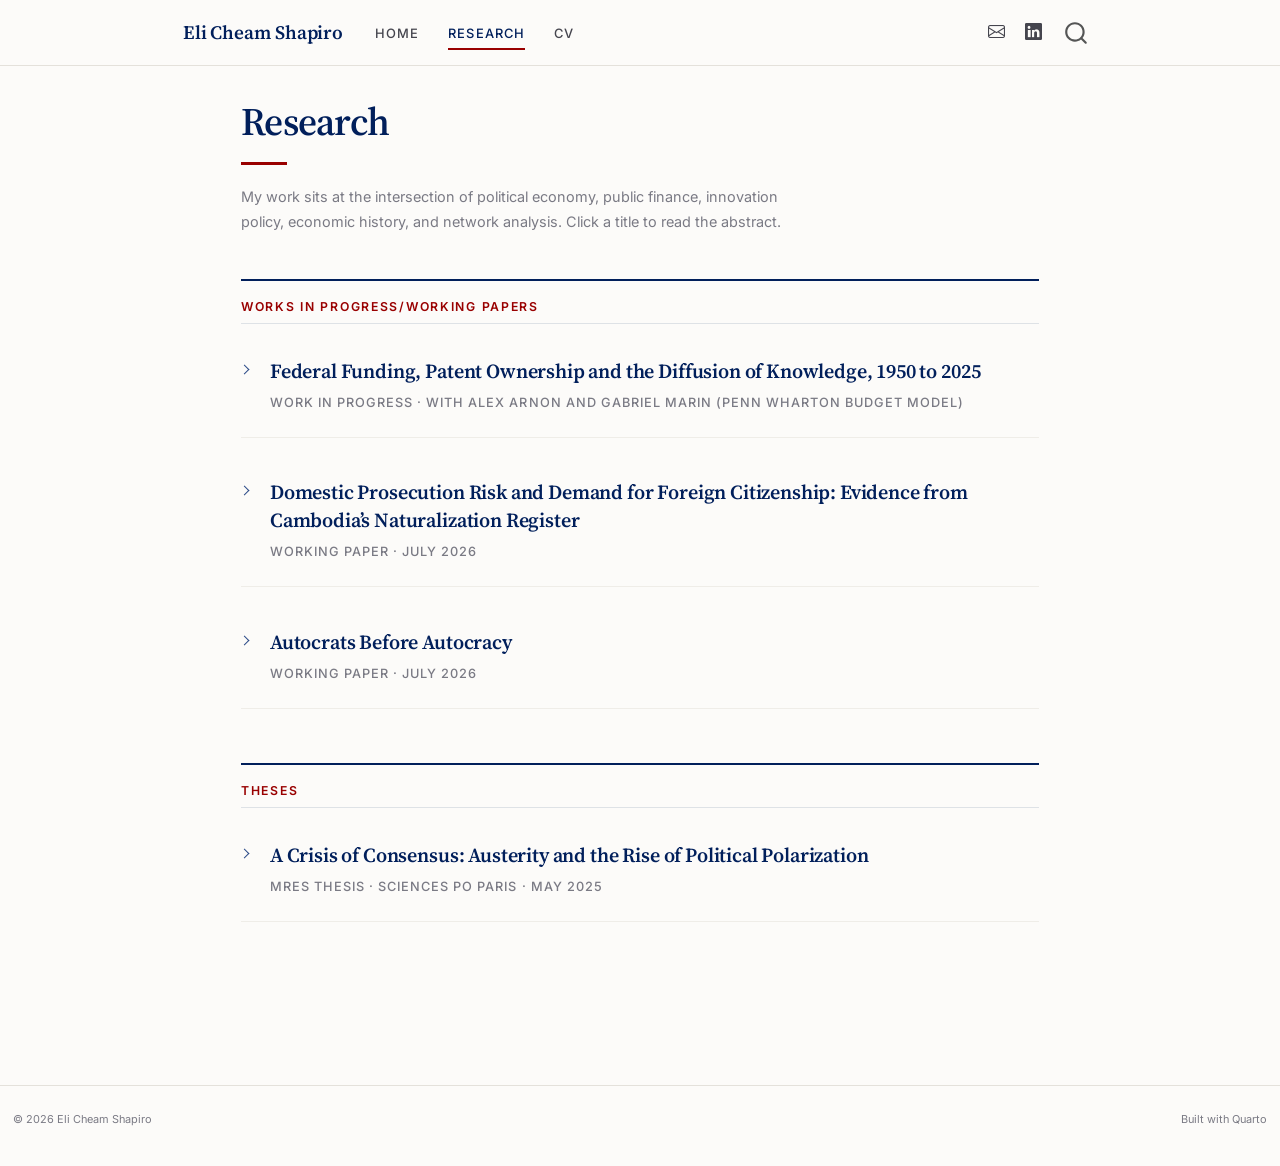
<file: docs/research.html>
<!DOCTYPE html>
<html xmlns="http://www.w3.org/1999/xhtml" lang="en" xml:lang="en"><head>

<meta charset="utf-8">
<meta name="generator" content="quarto-1.5.57">

<meta name="viewport" content="width=device-width, initial-scale=1.0, user-scalable=yes">


<title>Research – Eli Cheam Shapiro</title>
<style>
code{white-space: pre-wrap;}
span.smallcaps{font-variant: small-caps;}
div.columns{display: flex; gap: min(4vw, 1.5em);}
div.column{flex: auto; overflow-x: auto;}
div.hanging-indent{margin-left: 1.5em; text-indent: -1.5em;}
ul.task-list{list-style: none;}
ul.task-list li input[type="checkbox"] {
  width: 0.8em;
  margin: 0 0.8em 0.2em -1em; /* quarto-specific, see https://github.com/quarto-dev/quarto-cli/issues/4556 */ 
  vertical-align: middle;
}
</style>


<script src="site_libs/quarto-nav/quarto-nav.js"></script>
<script src="site_libs/clipboard/clipboard.min.js"></script>
<script src="site_libs/quarto-search/autocomplete.umd.js"></script>
<script src="site_libs/quarto-search/fuse.min.js"></script>
<script src="site_libs/quarto-search/quarto-search.js"></script>
<meta name="quarto:offset" content="./">
<script src="site_libs/quarto-html/quarto.js"></script>
<script src="site_libs/quarto-html/popper.min.js"></script>
<script src="site_libs/quarto-html/tippy.umd.min.js"></script>
<link href="site_libs/quarto-html/tippy.css" rel="stylesheet">
<link href="site_libs/quarto-html/quarto-syntax-highlighting.css" rel="stylesheet" id="quarto-text-highlighting-styles">
<script src="site_libs/bootstrap/bootstrap.min.js"></script>
<link href="site_libs/bootstrap/bootstrap-icons.css" rel="stylesheet">
<link href="site_libs/bootstrap/bootstrap.min.css" rel="stylesheet" id="quarto-bootstrap" data-mode="light">
<script id="quarto-search-options" type="application/json">{
  "location": "navbar",
  "copy-button": false,
  "collapse-after": 3,
  "panel-placement": "end",
  "type": "overlay",
  "limit": 50,
  "keyboard-shortcut": [
    "f",
    "/",
    "s"
  ],
  "show-item-context": false,
  "language": {
    "search-no-results-text": "No results",
    "search-matching-documents-text": "matching documents",
    "search-copy-link-title": "Copy link to search",
    "search-hide-matches-text": "Hide additional matches",
    "search-more-match-text": "more match in this document",
    "search-more-matches-text": "more matches in this document",
    "search-clear-button-title": "Clear",
    "search-text-placeholder": "",
    "search-detached-cancel-button-title": "Cancel",
    "search-submit-button-title": "Submit",
    "search-label": "Search"
  }
}</script>
<link rel="preconnect" href="https://fonts.googleapis.com">
<link rel="preconnect" href="https://fonts.gstatic.com" crossorigin="">
<link href="https://fonts.googleapis.com/css2?family=Source+Serif+4:ital,opsz,wght@0,8..60,400;0,8..60,600;1,8..60,400&amp;family=Inter:wght@400;500;600&amp;display=swap" rel="stylesheet">


<link rel="stylesheet" href="styles.css">
</head>

<body class="nav-fixed fullcontent">

<div id="quarto-search-results"></div>
  <header id="quarto-header" class="headroom fixed-top">
    <nav class="navbar navbar-expand-lg " data-bs-theme="dark">
      <div class="navbar-container container-fluid">
      <div class="navbar-brand-container mx-auto">
    <a class="navbar-brand" href="./index.html">
    <span class="navbar-title">Eli Cheam Shapiro</span>
    </a>
  </div>
            <div id="quarto-search" class="" title="Search"></div>
          <button class="navbar-toggler" type="button" data-bs-toggle="collapse" data-bs-target="#navbarCollapse" aria-controls="navbarCollapse" role="menu" aria-expanded="false" aria-label="Toggle navigation" onclick="if (window.quartoToggleHeadroom) { window.quartoToggleHeadroom(); }">
  <span class="navbar-toggler-icon"></span>
</button>
          <div class="collapse navbar-collapse" id="navbarCollapse">
            <ul class="navbar-nav navbar-nav-scroll me-auto">
  <li class="nav-item">
    <a class="nav-link" href="./index.html"> 
<span class="menu-text">Home</span></a>
  </li>  
  <li class="nav-item">
    <a class="nav-link active" href="./research.html" aria-current="page"> 
<span class="menu-text">Research</span></a>
  </li>  
  <li class="nav-item">
    <a class="nav-link" href="./cv.html"> 
<span class="menu-text">CV</span></a>
  </li>  
</ul>
            <ul class="navbar-nav navbar-nav-scroll ms-auto">
  <li class="nav-item compact">
    <a class="nav-link" href="mailto:elicheam@wharton.upenn.edu"> <i class="bi bi-envelope" role="img" aria-label="Email">
</i> 
<span class="menu-text"></span></a>
  </li>  
  <li class="nav-item compact">
    <a class="nav-link" href="https://www.linkedin.com/in/eli-cheam-shapiro" target="_blank"> <i class="bi bi-linkedin" role="img" aria-label="LinkedIn">
</i> 
<span class="menu-text"></span></a>
  </li>  
</ul>
          </div> <!-- /navcollapse -->
            <div class="quarto-navbar-tools">
</div>
      </div> <!-- /container-fluid -->
    </nav>
</header>
<!-- content -->
<div id="quarto-content" class="quarto-container page-columns page-rows-contents page-layout-article page-navbar">
<!-- sidebar -->
<!-- margin-sidebar -->
    
<!-- main -->
<main class="content" id="quarto-document-content">

<header id="title-block-header" class="quarto-title-block default">
<div class="quarto-title">
<h1 class="title">Research</h1>
</div>



<div class="quarto-title-meta">

    
  
    
  </div>
  


</header>


<p class="section-note" style="margin-top:-1rem; margin-bottom:2.6rem;">
  My work sits at the intersection of political economy, public finance, innovation policy, economic history, and network analysis.
  Click a title to read the abstract.
</p>

<h2 class="section-label">Works in Progress/Working Papers</h2>

<div class="paper-list">

<details class="paper">
  <summary>
    <span class="paper-title">Federal Funding, Patent Ownership and the Diffusion of Knowledge, 1950 to 2025</span>
    <span class="paper-meta">Work in progress · with Alex Arnon and Gabriel Marin (Penn Wharton Budget Model)</span>
  </summary>
  <div class="paper-abstract">
    <p><em>Full abstract to follow.</em></p>
  </div>
</details>

<details class="paper">
  <summary>
    <span class="paper-title">Domestic Prosecution Risk and Demand for Foreign Citizenship: Evidence from Cambodia’s Naturalization Register</span>
    <span class="paper-meta">Working paper · July 2026</span>
  </summary>
  <div class="paper-abstract">
    <p>Who buys their way out of an authoritarian state's regulatory enforcement? This paper uses a newly compiled register of foreign naturalizations granted by Cambodia between 2000 and 2023 to study cross-border investment naturalization as an observable margin of elite exit. Cambodian naturalizations of Chinese nationals break sharply in 2018, a year when Chinese regulatory pressure tightened along two dimensions at once: the reach of anti-corruption enforcement, and the visibility and taxation of offshore wealth. Measuring domestic prosecution risk by the cross-province intensity of Xi Jinping's anti-corruption campaign from 2012 to 2016, I find that take-up rose disproportionately from high-enforcement provinces: a one-standard-deviation increase in pre-2018 enforcement raises post-2018 naturalizations by a factor of roughly 2.8. The estimate survives a score wild-cluster bootstrap and controls for provincial wealth, diaspora networks, the corruption stock and the shadow economy, and it reproduces at the individual level. The individual- and provincial-level evidence is consistent with purchased citizenship serving as a hedge against domestic prosecution and expropriation risk.</p>
    <div class="paper-actions">
      <a class="paper-btn" href="https://papers.ssrn.com/sol3/papers.cfm?abstract_id=7037799" target="_blank" rel="noopener">Read on SSRN</a>
    </div>
  </div>
</details>

<details class="paper">
  <summary>
    <span class="paper-title">Autocrats Before Autocracy</span>
    <span class="paper-meta">Working paper · July 2026</span>
  </summary>
  <div class="paper-abstract">
    <p>Do autocratic-mandated leaders erode democratic institutions, and through what channels? To answer these questions, I construct a new database of autocratic executives (Prime Ministers, Presidents) across 62 competitive democracies from 1945 to 2025, using an ex-ante definition based on party campaign manifestos scored by a large language model for the share of content devoted to autocratic rhetoric. First, I show that the election of an autocratic-mandated leader strongly predicts whether a country transitions into autocracy within the following decade, under two independent regime classifications. Second, using local-projections and heterogeneity-robust difference-in-differences, I show that once in power these leaders weaken democratic institutions and judicial constraints on the executive gradually and cumulatively without reversion. They do so through executive non-compliance with the courts and court packing, rather than outright purges of sitting judges, alongside rising government and self-censorship of the media and harassment of journalists. Together the results show that autocratic-mandated leaders are constrained by existing institutional guardrails at first but wear them down over time, and that this trajectory is, to a meaningful degree, visible in their campaign rhetoric before it unfolds.</p>
    <div class="paper-actions">
      <a class="paper-btn" href="https://papers.ssrn.com/sol3/papers.cfm?abstract_id=7066520" target="_blank" rel="noopener">Read on SSRN</a>
    </div>
  </div>
</details>

</div>

<h2 class="section-label">Theses</h2>

<div class="paper-list">

<details class="paper">
  <summary>
    <span class="paper-title">A Crisis of Consensus: Austerity and the Rise of Political Polarization</span>
    <span class="paper-meta">MRes thesis · Sciences Po Paris · May 2025</span>
  </summary>
  <div class="paper-abstract">
    <p><em>Supervisor: Dr. Moritz Schularick. Jury: Dr. Kevin O'Rourke. Grade: 16/20 (A).</em></p>
    <p>This study examines the political consequences of fiscal consolidations using a comprehensive dataset of austerity shocks and electoral outcomes across 15 advanced democracies from 1978 to 2016. It finds that austerity shocks significantly increase political polarization and support for non-mainstream parties over a four-year horizon, driven by austerity-induced economic insecurity. These results remain robust when controlling for financial crises and endogeneity. While the economic costs of austerity are larger during slumps than booms, the political effects are unexpectedly more pronounced when austerity is implemented during economic expansions. This divergence from the predictions of the economic insecurity channel suggests the presence of state-heterogeneous political responses to fiscal consolidation, offering new directions for future research.</p>
  </div>
</details>

</div>



</main> <!-- /main -->
<script id="quarto-html-after-body" type="application/javascript">
window.document.addEventListener("DOMContentLoaded", function (event) {
  const toggleBodyColorMode = (bsSheetEl) => {
    const mode = bsSheetEl.getAttribute("data-mode");
    const bodyEl = window.document.querySelector("body");
    if (mode === "dark") {
      bodyEl.classList.add("quarto-dark");
      bodyEl.classList.remove("quarto-light");
    } else {
      bodyEl.classList.add("quarto-light");
      bodyEl.classList.remove("quarto-dark");
    }
  }
  const toggleBodyColorPrimary = () => {
    const bsSheetEl = window.document.querySelector("link#quarto-bootstrap");
    if (bsSheetEl) {
      toggleBodyColorMode(bsSheetEl);
    }
  }
  toggleBodyColorPrimary();  
  const isCodeAnnotation = (el) => {
    for (const clz of el.classList) {
      if (clz.startsWith('code-annotation-')) {                     
        return true;
      }
    }
    return false;
  }
  const onCopySuccess = function(e) {
    // button target
    const button = e.trigger;
    // don't keep focus
    button.blur();
    // flash "checked"
    button.classList.add('code-copy-button-checked');
    var currentTitle = button.getAttribute("title");
    button.setAttribute("title", "Copied!");
    let tooltip;
    if (window.bootstrap) {
      button.setAttribute("data-bs-toggle", "tooltip");
      button.setAttribute("data-bs-placement", "left");
      button.setAttribute("data-bs-title", "Copied!");
      tooltip = new bootstrap.Tooltip(button, 
        { trigger: "manual", 
          customClass: "code-copy-button-tooltip",
          offset: [0, -8]});
      tooltip.show();    
    }
    setTimeout(function() {
      if (tooltip) {
        tooltip.hide();
        button.removeAttribute("data-bs-title");
        button.removeAttribute("data-bs-toggle");
        button.removeAttribute("data-bs-placement");
      }
      button.setAttribute("title", currentTitle);
      button.classList.remove('code-copy-button-checked');
    }, 1000);
    // clear code selection
    e.clearSelection();
  }
  const getTextToCopy = function(trigger) {
      const codeEl = trigger.previousElementSibling.cloneNode(true);
      for (const childEl of codeEl.children) {
        if (isCodeAnnotation(childEl)) {
          childEl.remove();
        }
      }
      return codeEl.innerText;
  }
  const clipboard = new window.ClipboardJS('.code-copy-button:not([data-in-quarto-modal])', {
    text: getTextToCopy
  });
  clipboard.on('success', onCopySuccess);
  if (window.document.getElementById('quarto-embedded-source-code-modal')) {
    // For code content inside modals, clipBoardJS needs to be initialized with a container option
    // TODO: Check when it could be a function (https://github.com/zenorocha/clipboard.js/issues/860)
    const clipboardModal = new window.ClipboardJS('.code-copy-button[data-in-quarto-modal]', {
      text: getTextToCopy,
      container: window.document.getElementById('quarto-embedded-source-code-modal')
    });
    clipboardModal.on('success', onCopySuccess);
  }
    var localhostRegex = new RegExp(/^(?:http|https):\/\/localhost\:?[0-9]*\//);
    var mailtoRegex = new RegExp(/^mailto:/);
      var filterRegex = new RegExp('/' + window.location.host + '/');
    var isInternal = (href) => {
        return filterRegex.test(href) || localhostRegex.test(href) || mailtoRegex.test(href);
    }
    // Inspect non-navigation links and adorn them if external
 	var links = window.document.querySelectorAll('a[href]:not(.nav-link):not(.navbar-brand):not(.toc-action):not(.sidebar-link):not(.sidebar-item-toggle):not(.pagination-link):not(.no-external):not([aria-hidden]):not(.dropdown-item):not(.quarto-navigation-tool):not(.about-link)');
    for (var i=0; i<links.length; i++) {
      const link = links[i];
      if (!isInternal(link.href)) {
        // undo the damage that might have been done by quarto-nav.js in the case of
        // links that we want to consider external
        if (link.dataset.originalHref !== undefined) {
          link.href = link.dataset.originalHref;
        }
      }
    }
  function tippyHover(el, contentFn, onTriggerFn, onUntriggerFn) {
    const config = {
      allowHTML: true,
      maxWidth: 500,
      delay: 100,
      arrow: false,
      appendTo: function(el) {
          return el.parentElement;
      },
      interactive: true,
      interactiveBorder: 10,
      theme: 'quarto',
      placement: 'bottom-start',
    };
    if (contentFn) {
      config.content = contentFn;
    }
    if (onTriggerFn) {
      config.onTrigger = onTriggerFn;
    }
    if (onUntriggerFn) {
      config.onUntrigger = onUntriggerFn;
    }
    window.tippy(el, config); 
  }
  const noterefs = window.document.querySelectorAll('a[role="doc-noteref"]');
  for (var i=0; i<noterefs.length; i++) {
    const ref = noterefs[i];
    tippyHover(ref, function() {
      // use id or data attribute instead here
      let href = ref.getAttribute('data-footnote-href') || ref.getAttribute('href');
      try { href = new URL(href).hash; } catch {}
      const id = href.replace(/^#\/?/, "");
      const note = window.document.getElementById(id);
      if (note) {
        return note.innerHTML;
      } else {
        return "";
      }
    });
  }
  const xrefs = window.document.querySelectorAll('a.quarto-xref');
  const processXRef = (id, note) => {
    // Strip column container classes
    const stripColumnClz = (el) => {
      el.classList.remove("page-full", "page-columns");
      if (el.children) {
        for (const child of el.children) {
          stripColumnClz(child);
        }
      }
    }
    stripColumnClz(note)
    if (id === null || id.startsWith('sec-')) {
      // Special case sections, only their first couple elements
      const container = document.createElement("div");
      if (note.children && note.children.length > 2) {
        container.appendChild(note.children[0].cloneNode(true));
        for (let i = 1; i < note.children.length; i++) {
          const child = note.children[i];
          if (child.tagName === "P" && child.innerText === "") {
            continue;
          } else {
            container.appendChild(child.cloneNode(true));
            break;
          }
        }
        if (window.Quarto?.typesetMath) {
          window.Quarto.typesetMath(container);
        }
        return container.innerHTML
      } else {
        if (window.Quarto?.typesetMath) {
          window.Quarto.typesetMath(note);
        }
        return note.innerHTML;
      }
    } else {
      // Remove any anchor links if they are present
      const anchorLink = note.querySelector('a.anchorjs-link');
      if (anchorLink) {
        anchorLink.remove();
      }
      if (window.Quarto?.typesetMath) {
        window.Quarto.typesetMath(note);
      }
      // TODO in 1.5, we should make sure this works without a callout special case
      if (note.classList.contains("callout")) {
        return note.outerHTML;
      } else {
        return note.innerHTML;
      }
    }
  }
  for (var i=0; i<xrefs.length; i++) {
    const xref = xrefs[i];
    tippyHover(xref, undefined, function(instance) {
      instance.disable();
      let url = xref.getAttribute('href');
      let hash = undefined; 
      if (url.startsWith('#')) {
        hash = url;
      } else {
        try { hash = new URL(url).hash; } catch {}
      }
      if (hash) {
        const id = hash.replace(/^#\/?/, "");
        const note = window.document.getElementById(id);
        if (note !== null) {
          try {
            const html = processXRef(id, note.cloneNode(true));
            instance.setContent(html);
          } finally {
            instance.enable();
            instance.show();
          }
        } else {
          // See if we can fetch this
          fetch(url.split('#')[0])
          .then(res => res.text())
          .then(html => {
            const parser = new DOMParser();
            const htmlDoc = parser.parseFromString(html, "text/html");
            const note = htmlDoc.getElementById(id);
            if (note !== null) {
              const html = processXRef(id, note);
              instance.setContent(html);
            } 
          }).finally(() => {
            instance.enable();
            instance.show();
          });
        }
      } else {
        // See if we can fetch a full url (with no hash to target)
        // This is a special case and we should probably do some content thinning / targeting
        fetch(url)
        .then(res => res.text())
        .then(html => {
          const parser = new DOMParser();
          const htmlDoc = parser.parseFromString(html, "text/html");
          const note = htmlDoc.querySelector('main.content');
          if (note !== null) {
            // This should only happen for chapter cross references
            // (since there is no id in the URL)
            // remove the first header
            if (note.children.length > 0 && note.children[0].tagName === "HEADER") {
              note.children[0].remove();
            }
            const html = processXRef(null, note);
            instance.setContent(html);
          } 
        }).finally(() => {
          instance.enable();
          instance.show();
        });
      }
    }, function(instance) {
    });
  }
      let selectedAnnoteEl;
      const selectorForAnnotation = ( cell, annotation) => {
        let cellAttr = 'data-code-cell="' + cell + '"';
        let lineAttr = 'data-code-annotation="' +  annotation + '"';
        const selector = 'span[' + cellAttr + '][' + lineAttr + ']';
        return selector;
      }
      const selectCodeLines = (annoteEl) => {
        const doc = window.document;
        const targetCell = annoteEl.getAttribute("data-target-cell");
        const targetAnnotation = annoteEl.getAttribute("data-target-annotation");
        const annoteSpan = window.document.querySelector(selectorForAnnotation(targetCell, targetAnnotation));
        const lines = annoteSpan.getAttribute("data-code-lines").split(",");
        const lineIds = lines.map((line) => {
          return targetCell + "-" + line;
        })
        let top = null;
        let height = null;
        let parent = null;
        if (lineIds.length > 0) {
            //compute the position of the single el (top and bottom and make a div)
            const el = window.document.getElementById(lineIds[0]);
            top = el.offsetTop;
            height = el.offsetHeight;
            parent = el.parentElement.parentElement;
          if (lineIds.length > 1) {
            const lastEl = window.document.getElementById(lineIds[lineIds.length - 1]);
            const bottom = lastEl.offsetTop + lastEl.offsetHeight;
            height = bottom - top;
          }
          if (top !== null && height !== null && parent !== null) {
            // cook up a div (if necessary) and position it 
            let div = window.document.getElementById("code-annotation-line-highlight");
            if (div === null) {
              div = window.document.createElement("div");
              div.setAttribute("id", "code-annotation-line-highlight");
              div.style.position = 'absolute';
              parent.appendChild(div);
            }
            div.style.top = top - 2 + "px";
            div.style.height = height + 4 + "px";
            div.style.left = 0;
            let gutterDiv = window.document.getElementById("code-annotation-line-highlight-gutter");
            if (gutterDiv === null) {
              gutterDiv = window.document.createElement("div");
              gutterDiv.setAttribute("id", "code-annotation-line-highlight-gutter");
              gutterDiv.style.position = 'absolute';
              const codeCell = window.document.getElementById(targetCell);
              const gutter = codeCell.querySelector('.code-annotation-gutter');
              gutter.appendChild(gutterDiv);
            }
            gutterDiv.style.top = top - 2 + "px";
            gutterDiv.style.height = height + 4 + "px";
          }
          selectedAnnoteEl = annoteEl;
        }
      };
      const unselectCodeLines = () => {
        const elementsIds = ["code-annotation-line-highlight", "code-annotation-line-highlight-gutter"];
        elementsIds.forEach((elId) => {
          const div = window.document.getElementById(elId);
          if (div) {
            div.remove();
          }
        });
        selectedAnnoteEl = undefined;
      };
        // Handle positioning of the toggle
    window.addEventListener(
      "resize",
      throttle(() => {
        elRect = undefined;
        if (selectedAnnoteEl) {
          selectCodeLines(selectedAnnoteEl);
        }
      }, 10)
    );
    function throttle(fn, ms) {
    let throttle = false;
    let timer;
      return (...args) => {
        if(!throttle) { // first call gets through
            fn.apply(this, args);
            throttle = true;
        } else { // all the others get throttled
            if(timer) clearTimeout(timer); // cancel #2
            timer = setTimeout(() => {
              fn.apply(this, args);
              timer = throttle = false;
            }, ms);
        }
      };
    }
      // Attach click handler to the DT
      const annoteDls = window.document.querySelectorAll('dt[data-target-cell]');
      for (const annoteDlNode of annoteDls) {
        annoteDlNode.addEventListener('click', (event) => {
          const clickedEl = event.target;
          if (clickedEl !== selectedAnnoteEl) {
            unselectCodeLines();
            const activeEl = window.document.querySelector('dt[data-target-cell].code-annotation-active');
            if (activeEl) {
              activeEl.classList.remove('code-annotation-active');
            }
            selectCodeLines(clickedEl);
            clickedEl.classList.add('code-annotation-active');
          } else {
            // Unselect the line
            unselectCodeLines();
            clickedEl.classList.remove('code-annotation-active');
          }
        });
      }
  const findCites = (el) => {
    const parentEl = el.parentElement;
    if (parentEl) {
      const cites = parentEl.dataset.cites;
      if (cites) {
        return {
          el,
          cites: cites.split(' ')
        };
      } else {
        return findCites(el.parentElement)
      }
    } else {
      return undefined;
    }
  };
  var bibliorefs = window.document.querySelectorAll('a[role="doc-biblioref"]');
  for (var i=0; i<bibliorefs.length; i++) {
    const ref = bibliorefs[i];
    const citeInfo = findCites(ref);
    if (citeInfo) {
      tippyHover(citeInfo.el, function() {
        var popup = window.document.createElement('div');
        citeInfo.cites.forEach(function(cite) {
          var citeDiv = window.document.createElement('div');
          citeDiv.classList.add('hanging-indent');
          citeDiv.classList.add('csl-entry');
          var biblioDiv = window.document.getElementById('ref-' + cite);
          if (biblioDiv) {
            citeDiv.innerHTML = biblioDiv.innerHTML;
          }
          popup.appendChild(citeDiv);
        });
        return popup.innerHTML;
      });
    }
  }
});
</script>
</div> <!-- /content -->
<footer class="footer">
  <div class="nav-footer">
    <div class="nav-footer-left">
<p>© 2026 Eli Cheam Shapiro</p>
</div>   
    <div class="nav-footer-center">
      &nbsp;
    </div>
    <div class="nav-footer-right">
<p>Built with <a href="https://quarto.org">Quarto</a></p>
</div>
  </div>
</footer>




</body></html>
</file>
<file: docs/site_libs/quarto-html/tippy.css>
.tippy-box[data-animation=fade][data-state=hidden]{opacity:0}[data-tippy-root]{max-width:calc(100vw - 10px)}.tippy-box{position:relative;background-color:#333;color:#fff;border-radius:4px;font-size:14px;line-height:1.4;white-space:normal;outline:0;transition-property:transform,visibility,opacity}.tippy-box[data-placement^=top]>.tippy-arrow{bottom:0}.tippy-box[data-placement^=top]>.tippy-arrow:before{bottom:-7px;left:0;border-width:8px 8px 0;border-top-color:initial;transform-origin:center top}.tippy-box[data-placement^=bottom]>.tippy-arrow{top:0}.tippy-box[data-placement^=bottom]>.tippy-arrow:before{top:-7px;left:0;border-width:0 8px 8px;border-bottom-color:initial;transform-origin:center bottom}.tippy-box[data-placement^=left]>.tippy-arrow{right:0}.tippy-box[data-placement^=left]>.tippy-arrow:before{border-width:8px 0 8px 8px;border-left-color:initial;right:-7px;transform-origin:center left}.tippy-box[data-placement^=right]>.tippy-arrow{left:0}.tippy-box[data-placement^=right]>.tippy-arrow:before{left:-7px;border-width:8px 8px 8px 0;border-right-color:initial;transform-origin:center right}.tippy-box[data-inertia][data-state=visible]{transition-timing-function:cubic-bezier(.54,1.5,.38,1.11)}.tippy-arrow{width:16px;height:16px;color:#333}.tippy-arrow:before{content:"";position:absolute;border-color:transparent;border-style:solid}.tippy-content{position:relative;padding:5px 9px;z-index:1}
</file>
<file: docs/site_libs/quarto-html/quarto-syntax-highlighting.css>
/* quarto syntax highlight colors */
:root {
  --quarto-hl-ot-color: #003B4F;
  --quarto-hl-at-color: #657422;
  --quarto-hl-ss-color: #20794D;
  --quarto-hl-an-color: #5E5E5E;
  --quarto-hl-fu-color: #4758AB;
  --quarto-hl-st-color: #20794D;
  --quarto-hl-cf-color: #003B4F;
  --quarto-hl-op-color: #5E5E5E;
  --quarto-hl-er-color: #AD0000;
  --quarto-hl-bn-color: #AD0000;
  --quarto-hl-al-color: #AD0000;
  --quarto-hl-va-color: #111111;
  --quarto-hl-bu-color: inherit;
  --quarto-hl-ex-color: inherit;
  --quarto-hl-pp-color: #AD0000;
  --quarto-hl-in-color: #5E5E5E;
  --quarto-hl-vs-color: #20794D;
  --quarto-hl-wa-color: #5E5E5E;
  --quarto-hl-do-color: #5E5E5E;
  --quarto-hl-im-color: #00769E;
  --quarto-hl-ch-color: #20794D;
  --quarto-hl-dt-color: #AD0000;
  --quarto-hl-fl-color: #AD0000;
  --quarto-hl-co-color: #5E5E5E;
  --quarto-hl-cv-color: #5E5E5E;
  --quarto-hl-cn-color: #8f5902;
  --quarto-hl-sc-color: #5E5E5E;
  --quarto-hl-dv-color: #AD0000;
  --quarto-hl-kw-color: #003B4F;
}

/* other quarto variables */
:root {
  --quarto-font-monospace: SFMono-Regular, Menlo, Monaco, Consolas, "Liberation Mono", "Courier New", monospace;
}

pre > code.sourceCode > span {
  color: #003B4F;
}

code span {
  color: #003B4F;
}

code.sourceCode > span {
  color: #003B4F;
}

div.sourceCode,
div.sourceCode pre.sourceCode {
  color: #003B4F;
}

code span.ot {
  color: #003B4F;
  font-style: inherit;
}

code span.at {
  color: #657422;
  font-style: inherit;
}

code span.ss {
  color: #20794D;
  font-style: inherit;
}

code span.an {
  color: #5E5E5E;
  font-style: inherit;
}

code span.fu {
  color: #4758AB;
  font-style: inherit;
}

code span.st {
  color: #20794D;
  font-style: inherit;
}

code span.cf {
  color: #003B4F;
  font-weight: bold;
  font-style: inherit;
}

code span.op {
  color: #5E5E5E;
  font-style: inherit;
}

code span.er {
  color: #AD0000;
  font-style: inherit;
}

code span.bn {
  color: #AD0000;
  font-style: inherit;
}

code span.al {
  color: #AD0000;
  font-style: inherit;
}

code span.va {
  color: #111111;
  font-style: inherit;
}

code span.bu {
  font-style: inherit;
}

code span.ex {
  font-style: inherit;
}

code span.pp {
  color: #AD0000;
  font-style: inherit;
}

code span.in {
  color: #5E5E5E;
  font-style: inherit;
}

code span.vs {
  color: #20794D;
  font-style: inherit;
}

code span.wa {
  color: #5E5E5E;
  font-style: italic;
}

code span.do {
  color: #5E5E5E;
  font-style: italic;
}

code span.im {
  color: #00769E;
  font-style: inherit;
}

code span.ch {
  color: #20794D;
  font-style: inherit;
}

code span.dt {
  color: #AD0000;
  font-style: inherit;
}

code span.fl {
  color: #AD0000;
  font-style: inherit;
}

code span.co {
  color: #5E5E5E;
  font-style: inherit;
}

code span.cv {
  color: #5E5E5E;
  font-style: italic;
}

code span.cn {
  color: #8f5902;
  font-style: inherit;
}

code span.sc {
  color: #5E5E5E;
  font-style: inherit;
}

code span.dv {
  color: #AD0000;
  font-style: inherit;
}

code span.kw {
  color: #003B4F;
  font-weight: bold;
  font-style: inherit;
}

.prevent-inlining {
  content: "</";
}

/*# sourceMappingURL=debc5d5d77c3f9108843748ff7464032.css.map */
</file>
<file: docs/styles.css>
/* ==========================================================================
   Eli Cheam Shapiro — personal site
   Palette anchored on Penn Blue (#011F5B) with Penn Red (#990000) as accent.
   ========================================================================== */

:root {
  /* Ink */
  --ink:        #1b1b1f;
  --ink-soft:   #45454e;
  --ink-faint:  #7a7a84;

  /* Brand */
  --navy:       #011F5B;
  --navy-soft:  #2b4a87;
  --red:        #990000;

  /* Ground */
  --paper:      #fcfbf9;
  --surface:    #ffffff;
  --rule:       #e4e1db;
  --rule-soft:  #efedE8;

  /* Type */
  --serif: "Source Serif 4", Georgia, "Times New Roman", serif;
  --sans:  "Inter", -apple-system, BlinkMacSystemFont, "Segoe UI", sans-serif;

  /* Rhythm */
  --measure: 64ch;
  --pad:     1.5rem;
}

/* ── Base ────────────────────────────────────────────────────────────────── */

html {
  scroll-behavior: smooth;
}

body {
  font-family: var(--serif);
  font-size: 1.02rem;
  line-height: 1.72;
  color: var(--ink);
  background-color: var(--paper);
  -webkit-font-smoothing: antialiased;
  text-rendering: optimizeLegibility;
}

main.content,
#quarto-content > main {
  max-width: 940px;
  padding-top: 1rem;
}

a {
  color: var(--navy);
  text-decoration-color: rgba(1, 31, 91, 0.28);
  text-underline-offset: 0.18em;
  text-decoration-thickness: 1px;
  transition: color 0.18s ease, text-decoration-color 0.18s ease;
}

a:hover {
  color: var(--red);
  text-decoration-color: rgba(153, 0, 0, 0.5);
}

::selection {
  background: rgba(1, 31, 91, 0.14);
}

/* ── Navbar ──────────────────────────────────────────────────────────────── */

.navbar {
  background-color: rgba(252, 251, 249, 0.92) !important;
  backdrop-filter: saturate(180%) blur(10px);
  -webkit-backdrop-filter: saturate(180%) blur(10px);
  border-bottom: 1px solid var(--rule);
  padding-top: 0.55rem;
  padding-bottom: 0.55rem;
  box-shadow: none;
}

.navbar > .container-fluid,
.navbar > .container {
  max-width: 940px;
}

.navbar-brand {
  font-family: var(--serif) !important;
  font-size: 1.12rem !important;
  font-weight: 600 !important;
  letter-spacing: -0.005em;
  color: var(--navy) !important;
}

.navbar-brand:hover {
  color: var(--red) !important;
}

.navbar-nav.navbar-nav-scroll {
  overflow: visible !important;
  flex-wrap: nowrap !important;
}

.navbar .nav-link {
  position: relative;
  font-family: var(--sans) !important;
  font-size: 0.76rem !important;
  font-weight: 500;
  letter-spacing: 0.09em;
  text-transform: uppercase;
  color: var(--ink-soft) !important;
  padding-left: 0.85rem !important;
  padding-right: 0.85rem !important;
}

/* Red underline grows in on hover / stays on the active page */
.navbar .nav-link::after {
  content: "";
  position: absolute;
  left: 0.85rem;
  right: 0.85rem;
  bottom: 0.15rem;
  height: 2px;
  background: var(--red);
  transform: scaleX(0);
  transform-origin: left;
  transition: transform 0.22s ease;
}

.navbar .nav-link:hover,
.navbar .nav-link.active {
  color: var(--navy) !important;
}

.navbar .nav-link:hover::after,
.navbar .nav-link.active::after {
  transform: scaleX(1);
}

/* Icon links on the right sit closer together and lose the underline */
.navbar .navbar-nav.ms-auto .nav-link,
.navbar .quarto-navbar-tools .nav-link {
  font-size: 1rem !important;
  padding-left: 0.5rem !important;
  padding-right: 0.5rem !important;
}

.navbar .navbar-nav.ms-auto .nav-link::after,
.navbar .quarto-navbar-tools .nav-link::after {
  display: none;
}

.navbar-toggler {
  border-color: var(--rule);
}

/* ── Page titles (Research, CV) ──────────────────────────────────────────── */

#title-block-header .quarto-title h1.title,
h1.title {
  font-family: var(--serif);
  font-size: 2.3rem;
  font-weight: 600;
  letter-spacing: -0.018em;
  color: var(--navy);
  margin-bottom: 0.5rem;
  padding-bottom: 0;
  border-bottom: none;
}

#title-block-header {
  margin-bottom: 2.2rem;
  padding-bottom: 0;
  border-bottom: none;
}

/* Short red rule beneath every page title */
#title-block-header .quarto-title::after {
  content: "";
  display: block;
  width: 46px;
  height: 3px;
  background: var(--red);
  margin-top: 0.9rem;
}

/* ── Home / hero ─────────────────────────────────────────────────────────── */

.about-section {
  display: flex;
  flex-direction: row;
  align-items: flex-start;
  gap: 3.5rem;
  margin-top: 3.5rem;
  margin-bottom: 2rem;
}

.about-text {
  flex: 1;
  min-width: 0;
}

.about-name {
  font-family: var(--serif);
  font-size: 3rem;
  font-weight: 600;
  line-height: 1.1;
  letter-spacing: -0.025em;
  color: var(--navy);
  margin: 0 0 1rem 0;
}

/* Red rule under the name */
.about-name::after {
  content: "";
  display: block;
  width: 46px;
  height: 3px;
  background: var(--red);
  margin-top: 1rem;
}

.about-title {
  font-family: var(--sans);
  font-size: 0.8rem;
  font-weight: 600;
  letter-spacing: 0.11em;
  text-transform: uppercase;
  color: var(--navy-soft);
  margin: 0 0 0.35rem 0;
}

.about-subtitle {
  font-family: var(--sans);
  font-size: 0.85rem;
  font-weight: 400;
  letter-spacing: 0.02em;
  color: var(--ink-faint);
  margin: 0 0 1.8rem 0;
}

.about-bio {
  font-size: 1.04rem;
  line-height: 1.78;
  max-width: var(--measure);
  color: var(--ink-soft);
  margin: 0 0 1.15rem 0;
}

.about-bio strong {
  color: var(--ink);
  font-weight: 600;
}

/* Contact links — understated, ruled rather than boxed */
.about-links {
  display: flex;
  flex-wrap: wrap;
  align-items: center;
  gap: 1.75rem;
  margin-top: 2rem;
  padding-top: 1.4rem;
  border-top: 1px solid var(--rule);
}

.about-link {
  display: inline-flex;
  align-items: center;
  gap: 0.45rem;
  font-family: var(--sans);
  font-size: 0.83rem;
  font-weight: 500;
  letter-spacing: 0.015em;
  color: var(--ink-soft);
  text-decoration: none;
  border: none;
  padding: 0;
  border-bottom: 1px solid transparent;
  transition: color 0.18s ease, border-color 0.18s ease;
}

.about-link i {
  font-size: 0.95rem;
  color: var(--navy-soft);
  transition: color 0.18s ease;
}

.about-link:hover {
  color: var(--red);
  background: none;
  border-bottom-color: rgba(153, 0, 0, 0.4);
}

.about-link:hover i {
  color: var(--red);
}

/* ── Profile photo ───────────────────────────────────────────────────────── */

.about-photo {
  flex-shrink: 0;
  width: 250px;
}

.profile-photo {
  width: 100%;
  aspect-ratio: 4 / 5;
  object-fit: cover;
  border-radius: 3px;
  box-shadow:
    0 1px 2px rgba(27, 27, 31, 0.07),
    0 12px 30px -12px rgba(1, 31, 91, 0.22);
}

/* ── Section headings (Research) ─────────────────────────────────────────── */

.section-label {
  font-family: var(--sans);
  font-size: 0.72rem;
  font-weight: 600;
  letter-spacing: 0.14em;
  text-transform: uppercase;
  color: var(--red);
  margin: 3.2rem 0 0 0;
  padding-top: 1.1rem;
  border-top: 2px solid var(--navy);
}

.section-label:first-of-type {
  margin-top: 0.5rem;
}

.section-note {
  font-family: var(--sans);
  font-size: 0.85rem;
  color: var(--ink-faint);
  margin: 0.5rem 0 0 0;
  max-width: var(--measure);
}

/* ── Paper entries ───────────────────────────────────────────────────────── */

.paper-list {
  margin-top: 0.6rem;
}

details.paper {
  padding: 1.35rem 0;
  border-bottom: 1px solid var(--rule-soft);
}

details.paper summary {
  list-style: none;
  cursor: pointer;
  display: grid;
  grid-template-columns: 1.1rem 1fr;
  column-gap: 0.6rem;
  align-items: start;
}

details.paper summary::-webkit-details-marker {
  display: none;
}

/* Chevron */
details.paper summary::before {
  content: "";
  grid-column: 1;
  width: 0.42rem;
  height: 0.42rem;
  margin-top: 0.52em;
  border-right: 1.6px solid var(--navy-soft);
  border-bottom: 1.6px solid var(--navy-soft);
  transform: rotate(-45deg);
  transition: transform 0.22s ease, border-color 0.18s ease;
}

details.paper[open] summary::before {
  transform: rotate(45deg);
}

details.paper summary:hover::before {
  border-color: var(--red);
}

details.paper summary .paper-title {
  grid-column: 2;
  font-family: var(--serif);
  font-size: 1.18rem;
  font-weight: 600;
  line-height: 1.4;
  letter-spacing: -0.008em;
  color: var(--navy);
  transition: color 0.18s ease;
}

details.paper summary:hover .paper-title {
  color: var(--red);
}

details.paper summary .paper-meta {
  grid-column: 2;
  display: block;
  font-family: var(--sans);
  font-size: 0.75rem;
  font-weight: 500;
  font-style: normal;
  letter-spacing: 0.08em;
  text-transform: uppercase;
  color: var(--ink-faint);
  margin-top: 0.42rem;
}

details.paper .paper-abstract {
  margin: 1rem 0 0 calc(1.1rem + 0.6rem);
  padding-left: 1.15rem;
  border-left: 2px solid var(--rule);
  max-width: var(--measure);
  font-size: 0.97rem;
  line-height: 1.72;
  color: var(--ink-soft);
}

.paper-abstract p:last-child {
  margin-bottom: 0;
}

/* Small bordered action button (SSRN, PDF, replication) */
.paper-actions {
  display: flex;
  flex-wrap: wrap;
  gap: 0.55rem;
  margin-top: 1.1rem;
}

.paper-btn {
  display: inline-flex;
  align-items: center;
  gap: 0.35rem;
  padding: 0.32rem 0.8rem;
  border: 1px solid rgba(1, 31, 91, 0.35);
  border-radius: 3px;
  font-family: var(--sans);
  font-size: 0.75rem;
  font-weight: 500;
  letter-spacing: 0.045em;
  color: var(--navy) !important;
  text-decoration: none !important;
  background: var(--surface);
  transition: background-color 0.18s ease, color 0.18s ease, border-color 0.18s ease;
}

.paper-btn:hover {
  background-color: var(--navy);
  border-color: var(--navy);
  color: #fff !important;
}

/* ── CV page ─────────────────────────────────────────────────────────────── */

.cv-embed {
  width: 100%;
  height: 78vh;
  min-height: 520px;
  margin-top: 1.6rem;
  border: 1px solid var(--rule);
  border-radius: 3px;
  background: var(--surface);
}

.cv-entry {
  margin-bottom: 1.7rem;
}

.cv-header {
  display: flex;
  justify-content: space-between;
  align-items: baseline;
  gap: 1.5rem;
}

.cv-org {
  font-weight: 600;
  color: var(--ink);
}

.cv-date {
  white-space: nowrap;
  flex-shrink: 0;
  font-family: var(--sans);
  font-size: 0.8rem;
  color: var(--ink-faint);
}

.cv-role {
  font-style: italic;
  margin-top: 0.15rem;
  color: var(--ink-soft);
}

.cv-detail {
  margin-top: 0.2rem;
  color: var(--ink-soft);
}

/* ── Footer ──────────────────────────────────────────────────────────────── */

.nav-footer {
  background-color: transparent;
  border-top: 1px solid var(--rule);
  margin-top: 4rem;
  padding-top: 1.4rem;
  padding-bottom: 1.4rem;
  font-family: var(--sans);
  font-size: 0.78rem;
  color: var(--ink-faint);
}

.nav-footer a {
  color: var(--ink-faint);
  text-decoration: none;
}

.nav-footer a:hover {
  color: var(--red);
}

/* ── Misc ────────────────────────────────────────────────────────────────── */

hr {
  border: none;
  border-top: 1px solid var(--rule);
  margin: 2.4rem 0;
  opacity: 1;
}

h2, h3 {
  font-family: var(--serif);
  color: var(--navy);
  font-weight: 600;
  letter-spacing: -0.01em;
}

h2 { font-size: 1.5rem; margin-top: 2.6rem; }
h3 { font-size: 1.18rem; margin-top: 2rem; }

/* ── Responsive ──────────────────────────────────────────────────────────── */

@media (max-width: 860px) {
  .about-section {
    gap: 2.5rem;
  }
  .about-photo {
    width: 210px;
  }
  .about-name {
    font-size: 2.5rem;
  }
}

@media (max-width: 768px) {
  body {
    font-size: 1rem;
  }
  .about-section {
    flex-direction: column-reverse;
    gap: 2rem;
    margin-top: 2rem;
  }
  .about-photo {
    width: 100%;
    max-width: 240px;
  }
  .about-name {
    font-size: 2.3rem;
  }
  .about-links {
    gap: 1.1rem 1.5rem;
  }
  h1.title {
    font-size: 1.9rem;
  }
  details.paper summary .paper-title {
    font-size: 1.08rem;
  }
  details.paper .paper-abstract {
    margin-left: 0;
    padding-left: 1rem;
  }
  .cv-embed {
    height: 60vh;
  }
}
</file>
